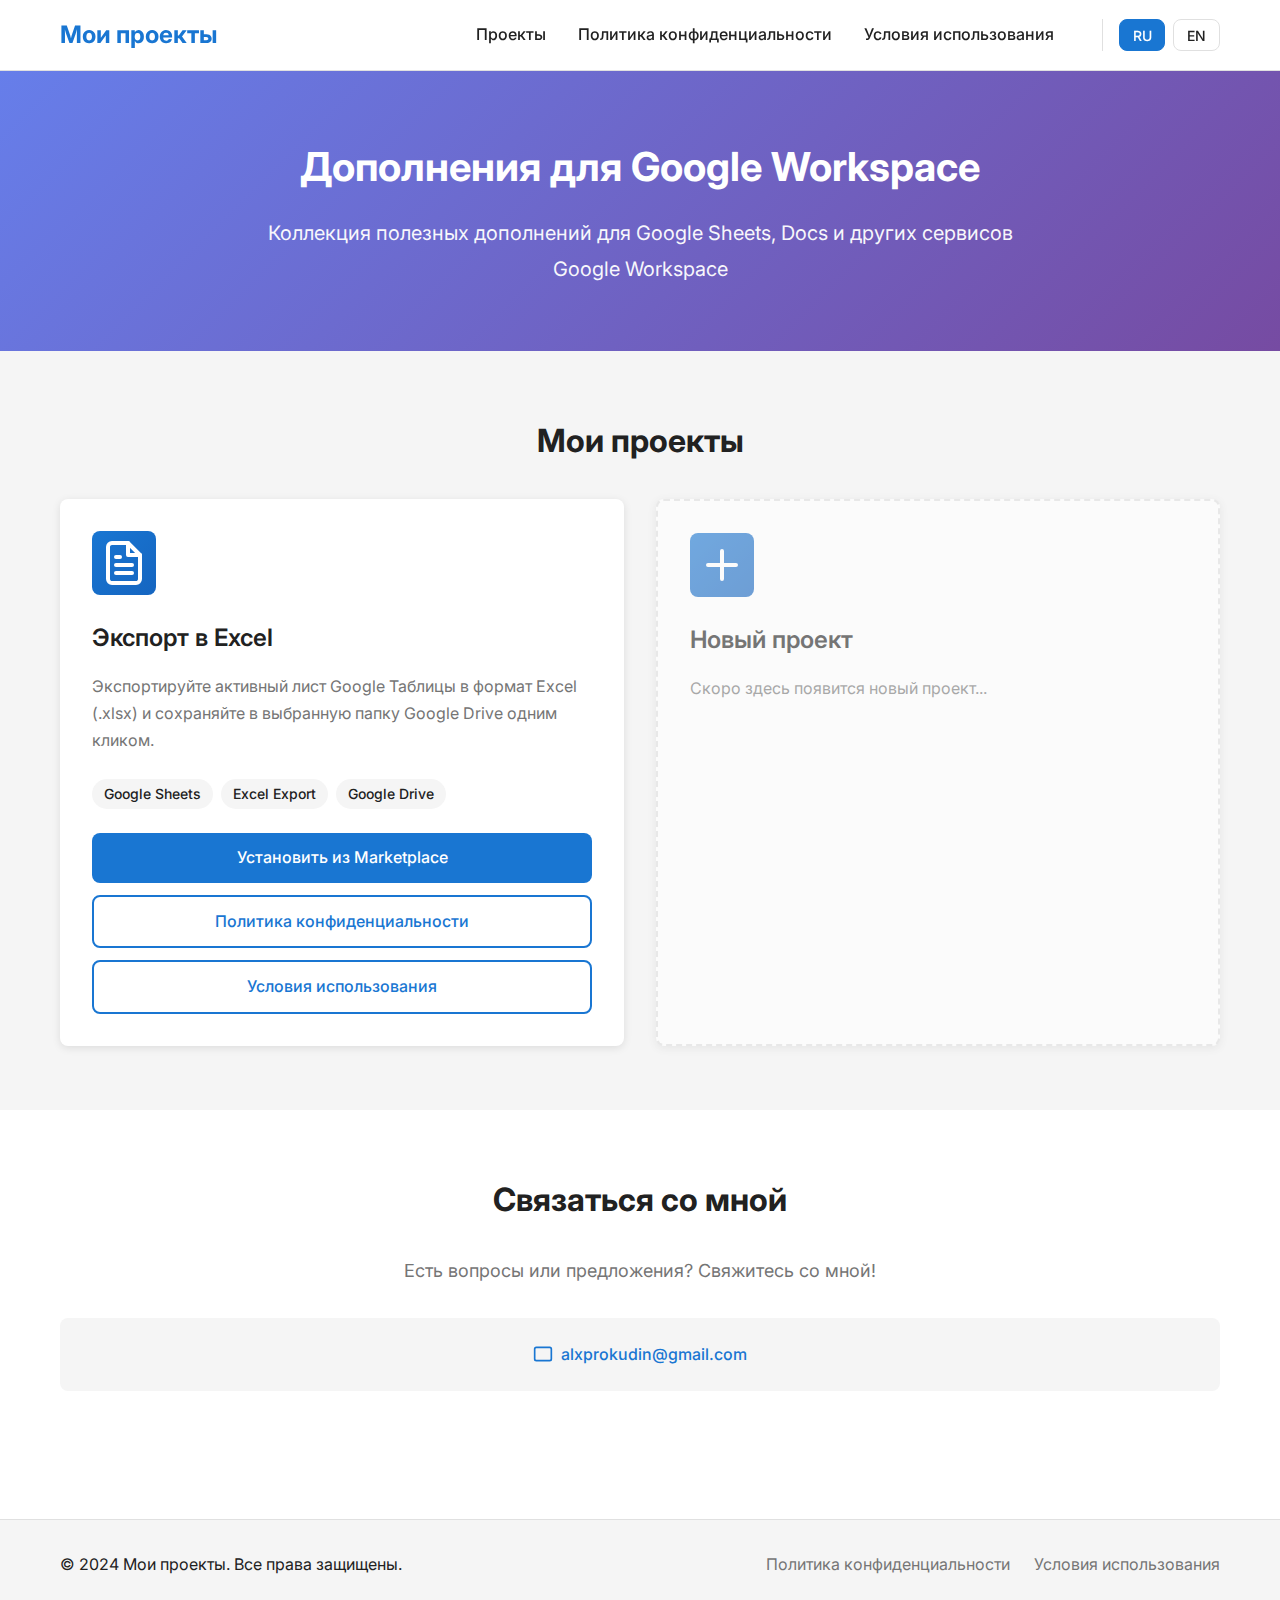
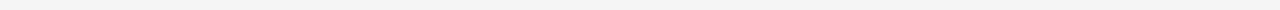
<file: docs/index.html>
<!DOCTYPE html>
<html lang="ru" id="html-root">
<head>
    <meta charset="UTF-8">
    <meta name="viewport" content="width=device-width, initial-scale=1.0">
    <meta name="description" content="Портфолио проектов и дополнений для Google Workspace">
    <title data-i18n="siteTitle">Мои проекты - Google Workspace Add-ons</title>
    <link rel="stylesheet" href="styles.css">
    <link rel="preconnect" href="https://fonts.googleapis.com">
    <link rel="preconnect" href="https://fonts.gstatic.com" crossorigin>
    <link href="https://fonts.googleapis.com/css2?family=Inter:wght@300;400;500;600;700&display=swap" rel="stylesheet">
</head>
<body>
    <header class="header">
        <div class="container">
            <div class="header-content">
                <h1 class="logo" data-i18n="siteTitle">Мои проекты</h1>
                <nav class="nav">
                    <a href="#projects" class="nav-link" data-i18n="navProjects">Проекты</a>
                    <a href="privacy-policy.html" class="nav-link" data-i18n="navPrivacy">Политика конфиденциальности</a>
                    <a href="terms-of-service.html" class="nav-link" data-i18n="navTerms">Условия использования</a>
                    <div class="language-switcher">
                        <button class="lang-btn active" data-lang="ru" aria-label="Русский">RU</button>
                        <button class="lang-btn" data-lang="en" aria-label="English">EN</button>
                    </div>
                </nav>
            </div>
        </div>
    </header>

    <main class="main">
        <section class="hero">
            <div class="container">
                <div class="hero-content">
                    <h2 class="hero-title" data-i18n="heroTitle">Дополнения для Google Workspace</h2>
                    <p class="hero-description" data-i18n="heroDescription">
                        Коллекция полезных дополнений для Google Sheets, Docs и других сервисов Google Workspace
                    </p>
                </div>
            </div>
        </section>

        <section id="projects" class="projects">
            <div class="container">
                <h2 class="section-title" data-i18n="projectsTitle">Мои проекты</h2>
                <div class="projects-grid">
                    <!-- Проект: Экспорт в Excel -->
                    <div class="project-card">
                        <div class="project-icon">
                            <svg width="48" height="48" viewBox="0 0 24 24" fill="none" xmlns="http://www.w3.org/2000/svg">
                                <path d="M14 2H6C5.46957 2 4.96086 2.21071 4.58579 2.58579C4.21071 2.96086 4 3.46957 4 4V20C4 20.5304 4.21071 21.0391 4.58579 21.4142C4.96086 21.7893 5.46957 22 6 22H18C18.5304 22 19.0391 21.7893 19.4142 21.4142C19.7893 21.0391 20 20.5304 20 20V8L14 2Z" stroke="currentColor" stroke-width="2" stroke-linecap="round" stroke-linejoin="round"/>
                                <path d="M14 2V8H20" stroke="currentColor" stroke-width="2" stroke-linecap="round" stroke-linejoin="round"/>
                                <path d="M16 13H8" stroke="currentColor" stroke-width="2" stroke-linecap="round" stroke-linejoin="round"/>
                                <path d="M16 17H8" stroke="currentColor" stroke-width="2" stroke-linecap="round" stroke-linejoin="round"/>
                                <path d="M10 9H9H8" stroke="currentColor" stroke-width="2" stroke-linecap="round" stroke-linejoin="round"/>
                            </svg>
                        </div>
                        <h3 class="project-title" data-i18n="excelExportTitle">Экспорт в Excel</h3>
                        <p class="project-description" data-i18n="excelExportDescription">
                            Экспортируйте активный лист Google Таблицы в формат Excel (.xlsx) и сохраняйте в выбранную папку Google Drive одним кликом.
                        </p>
                        <div class="project-features">
                            <span class="feature-tag">Google Sheets</span>
                            <span class="feature-tag">Excel Export</span>
                            <span class="feature-tag">Google Drive</span>
                        </div>
                        <div class="project-links">
                            <a href="https://workspace.google.com/marketplace" class="btn btn-primary" target="_blank" rel="noopener noreferrer" data-i18n="installFromMarketplace">
                                Установить из Marketplace
                            </a>
                            <a href="privacy-policy.html" class="btn btn-secondary" data-i18n="privacyPolicy">
                                Политика конфиденциальности
                            </a>
                            <a href="terms-of-service.html" class="btn btn-secondary" data-i18n="termsOfService">
                                Условия использования
                            </a>
                        </div>
                    </div>

                    <!-- Шаблон для будущих проектов -->
                    <div class="project-card project-card-placeholder">
                        <div class="project-icon">
                            <svg width="48" height="48" viewBox="0 0 24 24" fill="none" xmlns="http://www.w3.org/2000/svg">
                                <path d="M12 5V19M5 12H19" stroke="currentColor" stroke-width="2" stroke-linecap="round" stroke-linejoin="round"/>
                            </svg>
                        </div>
                        <h3 class="project-title" data-i18n="newProjectTitle">Новый проект</h3>
                        <p class="project-description" data-i18n="newProjectDescription">
                            Скоро здесь появится новый проект...
                        </p>
                    </div>
                </div>
            </div>
        </section>

        <section class="contact">
            <div class="container">
                <h2 class="section-title" data-i18n="contactTitle">Связаться со мной</h2>
                <p class="contact-description" data-i18n="contactDescription">
                    Есть вопросы или предложения? Свяжитесь со мной!
                </p>
                <div class="contact-info">
                    <a href="mailto:alxprokudin@gmail.com" class="contact-link">
                        <svg width="20" height="20" viewBox="0 0 24 24" fill="none" xmlns="http://www.w3.org/2000/svg">
                            <path d="M4 4H20C21.1 4 22 4.9 22 6V18C22 19.1 21.1 20 20 20H4C2.9 20 2 19.1 2 18V6C2 4.9 2.9 4 4 4Z" stroke="currentColor" stroke-width="2" stroke-linecap="round" stroke-linejoin="round"/>
                            <path d="L22 6L12 13L2 6" stroke="currentColor" stroke-width="2" stroke-linecap="round" stroke-linejoin="round"/>
                        </svg>
                        alxprokudin@gmail.com
                    </a>
                </div>
            </div>
        </section>
    </main>

    <footer class="footer">
        <div class="container">
            <div class="footer-content">
                <p data-i18n="footerCopyright">&copy; 2024 Мои проекты. Все права защищены.</p>
                <div class="footer-links">
                    <a href="privacy-policy.html" data-i18n="navPrivacy">Политика конфиденциальности</a>
                    <a href="terms-of-service.html" data-i18n="navTerms">Условия использования</a>
                </div>
            </div>
        </div>
    </footer>

    <script src="translations.js"></script>
    <script src="language.js"></script>
</body>
</html>
</file>
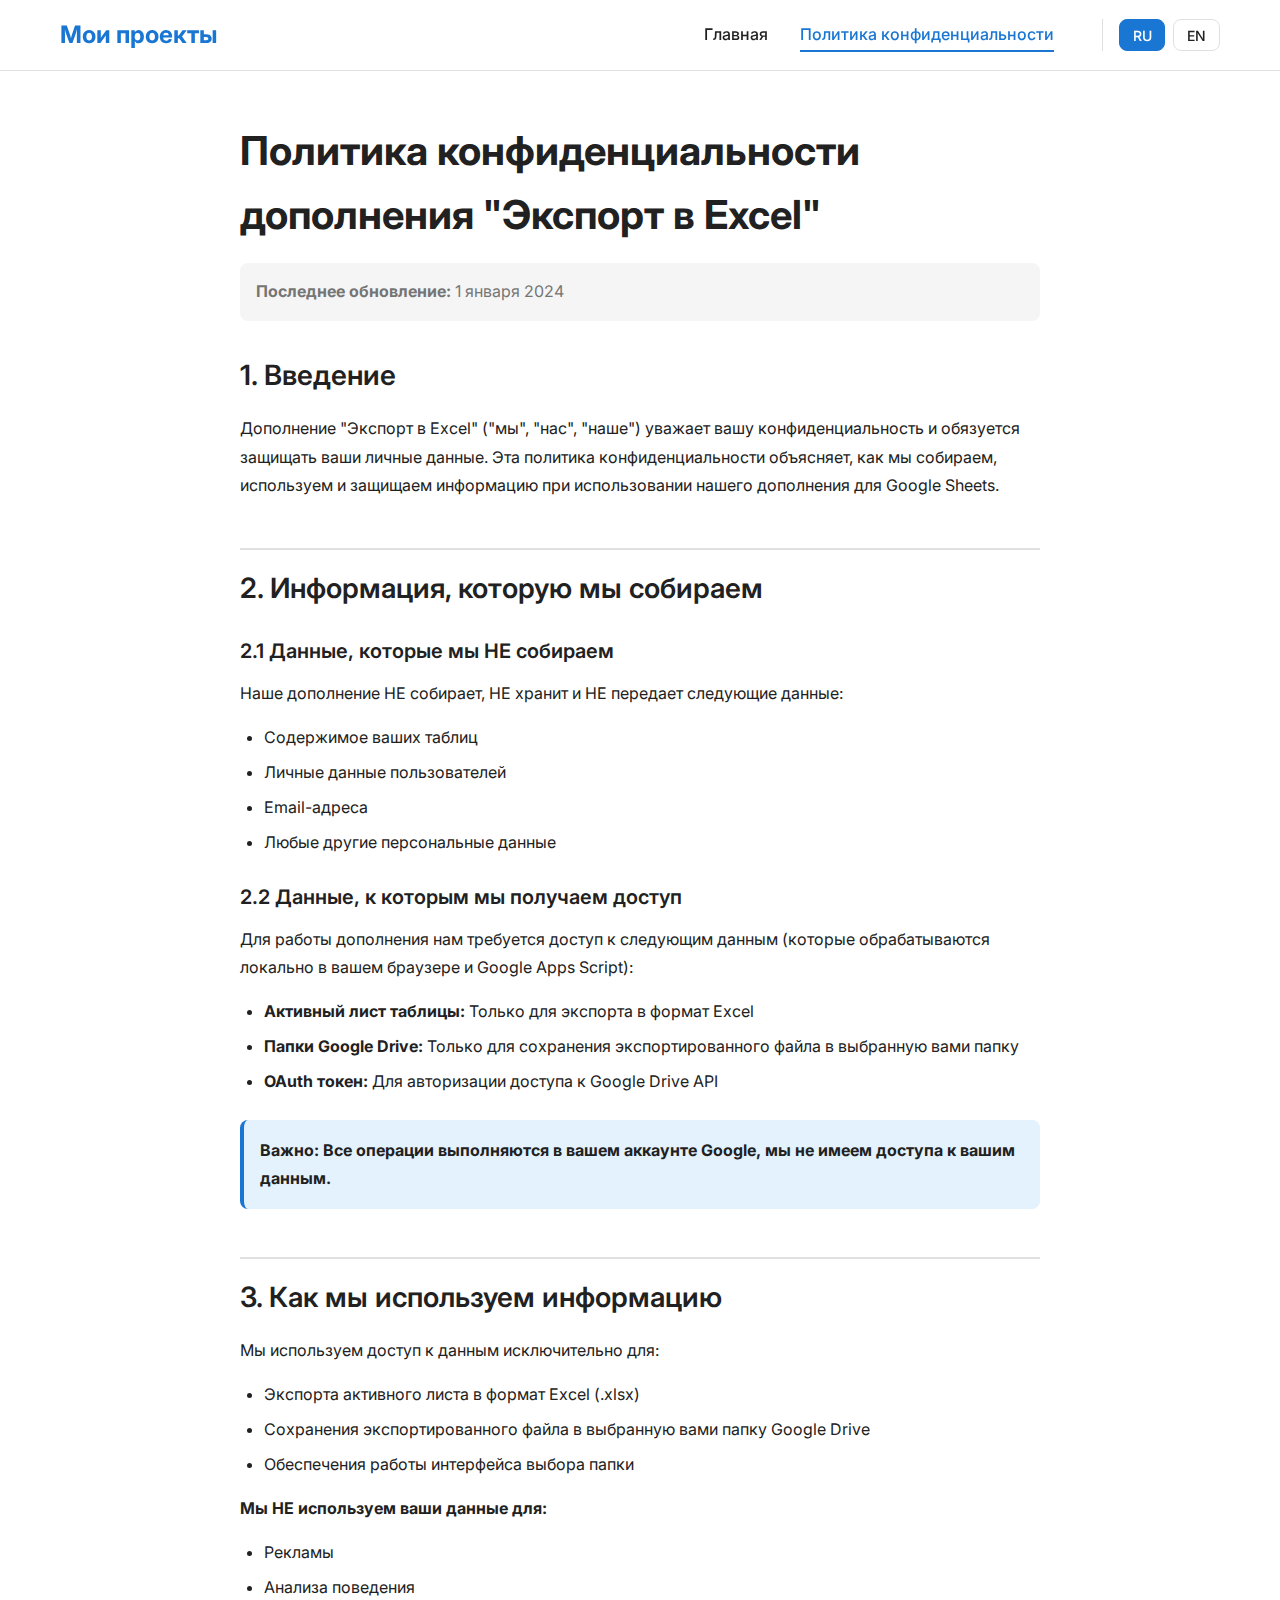
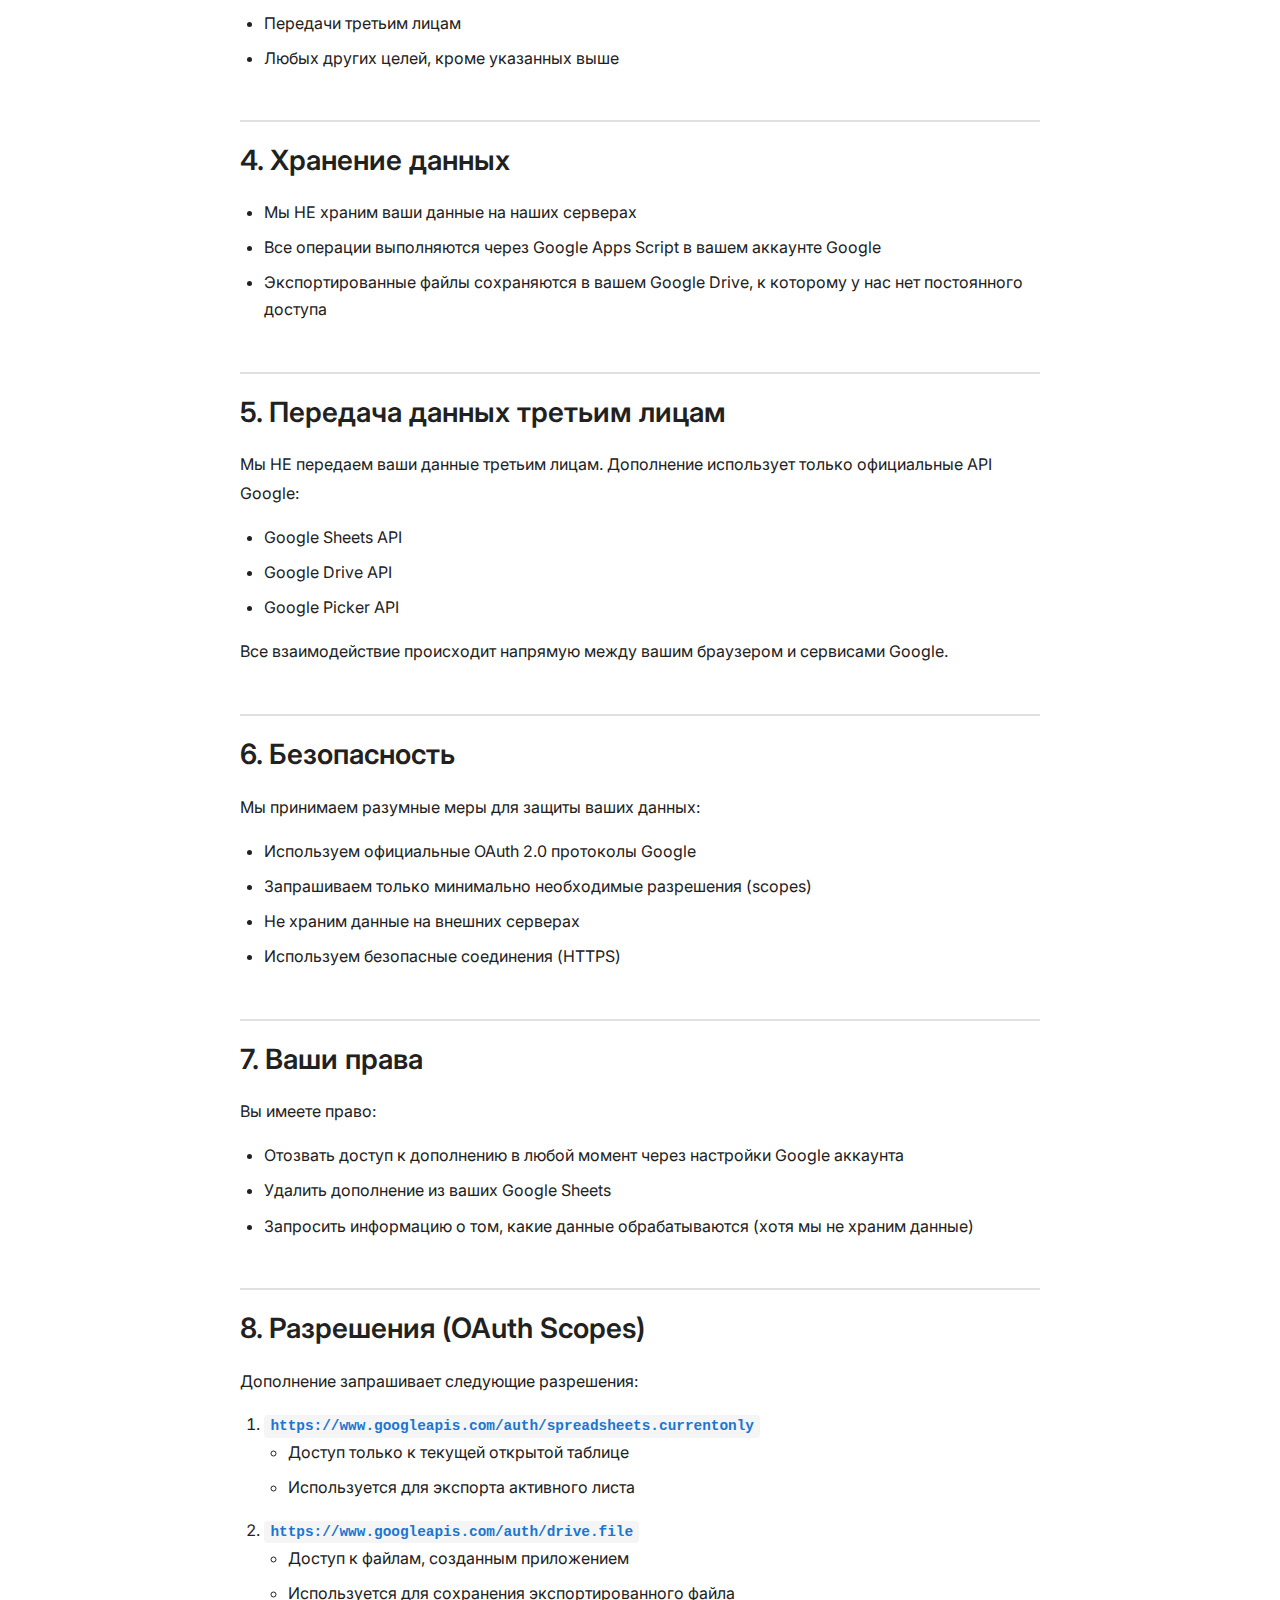
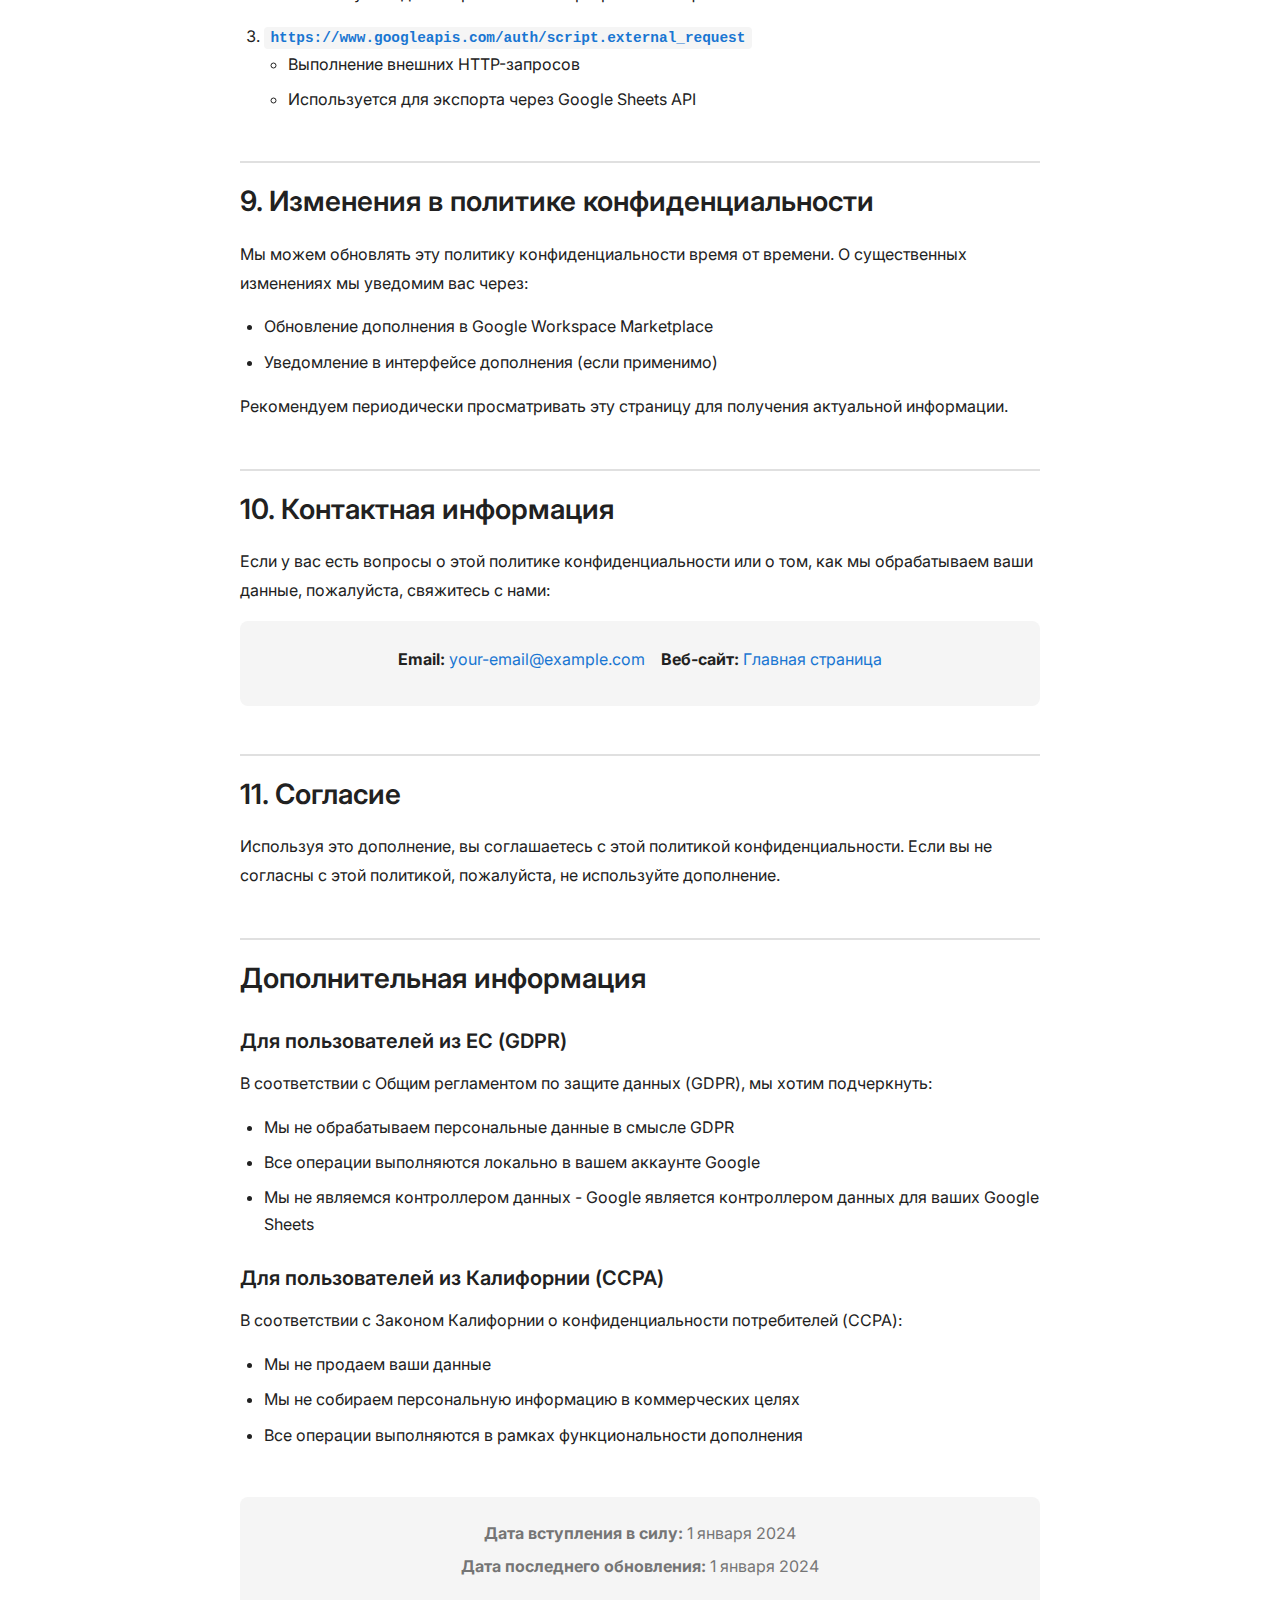
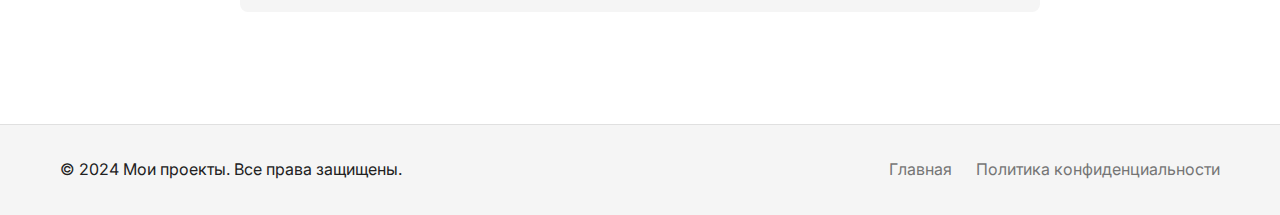
<file: docs/privacy-policy.html>
<!DOCTYPE html>
<html lang="ru" id="html-root">
<head>
    <meta charset="UTF-8">
    <meta name="viewport" content="width=device-width, initial-scale=1.0">
    <meta name="description" content="Политика конфиденциальности дополнения Экспорт в Excel">
    <title data-i18n="privacyTitle">Политика конфиденциальности - Экспорт в Excel</title>
    <link rel="stylesheet" href="styles.css">
    <link rel="preconnect" href="https://fonts.googleapis.com">
    <link rel="preconnect" href="https://fonts.gstatic.com" crossorigin>
    <link href="https://fonts.googleapis.com/css2?family=Inter:wght@300;400;500;600;700&display=swap" rel="stylesheet">
</head>
<body>
    <header class="header">
        <div class="container">
            <div class="header-content">
                <a href="index.html" class="logo-link">
                    <h1 class="logo" data-i18n="siteTitle">Мои проекты</h1>
                </a>
                <nav class="nav">
                    <a href="index.html" class="nav-link" data-i18n="navHome">Главная</a>
                    <a href="privacy-policy.html" class="nav-link active" data-i18n="navPrivacy">Политика конфиденциальности</a>
                    <div class="language-switcher">
                        <button class="lang-btn active" data-lang="ru" aria-label="Русский">RU</button>
                        <button class="lang-btn" data-lang="en" aria-label="English">EN</button>
                    </div>
                </nav>
            </div>
        </div>
    </header>

    <main class="main">
        <article class="privacy-policy">
            <div class="container">
                <div class="privacy-content">
                    <h1 class="privacy-title" data-i18n="privacyTitle">Политика конфиденциальности дополнения "Экспорт в Excel"</h1>
                    
                    <div class="privacy-meta">
                        <p><strong data-i18n="lastUpdated">Последнее обновление:</strong> <span id="last-updated" data-i18n="privacyLastUpdated">1 января 2024</span></p>
                    </div>

                    <section class="privacy-section">
                        <h2 data-i18n="section1Title">1. Введение</h2>
                        <p data-i18n="privacyIntro">
                            Дополнение "Экспорт в Excel" ("мы", "нас", "наше") уважает вашу конфиденциальность и обязуется защищать ваши личные данные. 
                            Эта политика конфиденциальности объясняет, как мы собираем, используем и защищаем информацию при использовании нашего дополнения для Google Sheets.
                        </p>
                    </section>

                    <section class="privacy-section">
                        <h2 data-i18n="section2Title">2. Информация, которую мы собираем</h2>
                        
                        <h3 data-i18n="section2_1Title">2.1 Данные, которые мы НЕ собираем</h3>
                        <p data-i18n="section2_1Text">Наше дополнение <strong>НЕ собирает, НЕ хранит и НЕ передает</strong> следующие данные:</p>
                        <ul id="section2_1List">
                            <li data-i18n-list="section2_1List" data-i18n-index="0">Содержимое ваших таблиц</li>
                            <li data-i18n-list="section2_1List" data-i18n-index="1">Личные данные пользователей</li>
                            <li data-i18n-list="section2_1List" data-i18n-index="2">Email-адреса</li>
                            <li data-i18n-list="section2_1List" data-i18n-index="3">Любые другие персональные данные</li>
                        </ul>

                        <h3 data-i18n="section2_2Title">2.2 Данные, к которым мы получаем доступ</h3>
                        <p data-i18n="section2_2Text">
                            Для работы дополнения нам требуется доступ к следующим данным (которые обрабатываются локально в вашем браузере и Google Apps Script):
                        </p>
                        <ul id="section2_2List">
                            <li data-i18n-list="section2_2List" data-i18n-index="0"><strong>Активный лист таблицы:</strong> Только для экспорта в формат Excel</li>
                            <li data-i18n-list="section2_2List" data-i18n-index="1"><strong>Папки Google Drive:</strong> Только для сохранения экспортированного файла в выбранную вами папку</li>
                            <li data-i18n-list="section2_2List" data-i18n-index="2"><strong>OAuth токен:</strong> Для авторизации доступа к Google Drive API</li>
                        </ul>
                        <p class="highlight">
                            <strong data-i18n="section2_2Important">Важно: Все операции выполняются в вашем аккаунте Google, мы не имеем доступа к вашим данным.</strong>
                        </p>
                    </section>

                    <section class="privacy-section">
                        <h2 data-i18n="section3Title">3. Как мы используем информацию</h2>
                        <p data-i18n="section3Text">Мы используем доступ к данным исключительно для:</p>
                        <ul id="section3List">
                            <li data-i18n-list="section3List" data-i18n-index="0">Экспорта активного листа в формат Excel (.xlsx)</li>
                            <li data-i18n-list="section3List" data-i18n-index="1">Сохранения экспортированного файла в выбранную вами папку Google Drive</li>
                            <li data-i18n-list="section3List" data-i18n-index="2">Обеспечения работы интерфейса выбора папки</li>
                        </ul>
                        <p><strong data-i18n="section3NotUsed">Мы НЕ используем ваши данные для:</strong></p>
                        <ul id="section3NotUsedList">
                            <li data-i18n-list="section3NotUsedList" data-i18n-index="0">Рекламы</li>
                            <li data-i18n-list="section3NotUsedList" data-i18n-index="1">Анализа поведения</li>
                            <li data-i18n-list="section3NotUsedList" data-i18n-index="2">Передачи третьим лицам</li>
                            <li data-i18n-list="section3NotUsedList" data-i18n-index="3">Любых других целей, кроме указанных выше</li>
                        </ul>
                    </section>

                    <section class="privacy-section">
                        <h2 data-i18n="section4Title">4. Хранение данных</h2>
                        <ul id="section4List">
                            <li data-i18n-list="section4List" data-i18n-index="0">Мы <strong>НЕ храним</strong> ваши данные на наших серверах</li>
                            <li data-i18n-list="section4List" data-i18n-index="1">Все операции выполняются через Google Apps Script в вашем аккаунте Google</li>
                            <li data-i18n-list="section4List" data-i18n-index="2">Экспортированные файлы сохраняются в вашем Google Drive, к которому у нас нет постоянного доступа</li>
                        </ul>
                    </section>

                    <section class="privacy-section">
                        <h2 data-i18n="section5Title">5. Передача данных третьим лицам</h2>
                        <p data-i18n="section5Text">
                            Мы <strong>НЕ передаем</strong> ваши данные третьим лицам. Дополнение использует только официальные API Google:
                        </p>
                        <ul id="section5List">
                            <li data-i18n-list="section5List" data-i18n-index="0">Google Sheets API</li>
                            <li data-i18n-list="section5List" data-i18n-index="1">Google Drive API</li>
                            <li data-i18n-list="section5List" data-i18n-index="2">Google Picker API</li>
                        </ul>
                        <p data-i18n="section5Text2">Все взаимодействие происходит напрямую между вашим браузером и сервисами Google.</p>
                    </section>

                    <section class="privacy-section">
                        <h2 data-i18n="section6Title">6. Безопасность</h2>
                        <p data-i18n="section6Text">Мы принимаем разумные меры для защиты ваших данных:</p>
                        <ul id="section6List">
                            <li data-i18n-list="section6List" data-i18n-index="0">Используем официальные OAuth 2.0 протоколы Google</li>
                            <li data-i18n-list="section6List" data-i18n-index="1">Запрашиваем только минимально необходимые разрешения (scopes)</li>
                            <li data-i18n-list="section6List" data-i18n-index="2">Не храним данные на внешних серверах</li>
                            <li data-i18n-list="section6List" data-i18n-index="3">Используем безопасные соединения (HTTPS)</li>
                        </ul>
                    </section>

                    <section class="privacy-section">
                        <h2 data-i18n="section7Title">7. Ваши права</h2>
                        <p data-i18n="section7Text">Вы имеете право:</p>
                        <ul id="section7List">
                            <li data-i18n-list="section7List" data-i18n-index="0">Отозвать доступ к дополнению в любой момент через настройки Google аккаунта</li>
                            <li data-i18n-list="section7List" data-i18n-index="1">Удалить дополнение из ваших Google Sheets</li>
                            <li data-i18n-list="section7List" data-i18n-index="2">Запросить информацию о том, какие данные обрабатываются (хотя мы не храним данные)</li>
                        </ul>
                    </section>

                    <section class="privacy-section">
                        <h2 data-i18n="section8Title">8. Разрешения (OAuth Scopes)</h2>
                        <p data-i18n="section8Text">Дополнение запрашивает следующие разрешения:</p>
                        <ol>
                            <li>
                                <strong><code>https://www.googleapis.com/auth/spreadsheets.currentonly</code></strong>
                                <ul id="section8_1List">
                                    <li data-i18n-list="section8_1List" data-i18n-index="0">Доступ только к текущей открытой таблице</li>
                                    <li data-i18n-list="section8_1List" data-i18n-index="1">Используется для экспорта активного листа</li>
                                </ul>
                            </li>
                            <li>
                                <strong><code>https://www.googleapis.com/auth/drive.file</code></strong>
                                <ul id="section8_2List">
                                    <li data-i18n-list="section8_2List" data-i18n-index="0">Доступ к файлам, созданным приложением</li>
                                    <li data-i18n-list="section8_2List" data-i18n-index="1">Используется для сохранения экспортированного файла</li>
                                </ul>
                            </li>
                            <li>
                                <strong><code>https://www.googleapis.com/auth/script.external_request</code></strong>
                                <ul id="section8_3List">
                                    <li data-i18n-list="section8_3List" data-i18n-index="0">Выполнение внешних HTTP-запросов</li>
                                    <li data-i18n-list="section8_3List" data-i18n-index="1">Используется для экспорта через Google Sheets API</li>
                                </ul>
                            </li>
                        </ol>
                    </section>

                    <section class="privacy-section">
                        <h2 data-i18n="section9Title">9. Изменения в политике конфиденциальности</h2>
                        <p data-i18n="section9Text">
                            Мы можем обновлять эту политику конфиденциальности время от времени. О существенных изменениях мы уведомим вас через:
                        </p>
                        <ul id="section9List">
                            <li data-i18n-list="section9List" data-i18n-index="0">Обновление дополнения в Google Workspace Marketplace</li>
                            <li data-i18n-list="section9List" data-i18n-index="1">Уведомление в интерфейсе дополнения (если применимо)</li>
                        </ul>
                        <p data-i18n="section9Text2">Рекомендуем периодически просматривать эту страницу для получения актуальной информации.</p>
                    </section>

                    <section class="privacy-section">
                        <h2 data-i18n="section10Title">10. Контактная информация</h2>
                        <p data-i18n="section10Text">
                            Если у вас есть вопросы о этой политике конфиденциальности или о том, как мы обрабатываем ваши данные, 
                            пожалуйста, свяжитесь с нами:
                        </p>
                        <div class="contact-info">
                            <p><strong data-i18n="section10Email">Email:</strong> <a href="mailto:your-email@example.com">your-email@example.com</a></p>
                            <p><strong data-i18n="section10Website">Веб-сайт:</strong> <a href="index.html" data-i18n="section10Homepage">Главная страница</a></p>
                        </div>
                    </section>

                    <section class="privacy-section">
                        <h2 data-i18n="section11Title">11. Согласие</h2>
                        <p data-i18n="section11Text">
                            Используя это дополнение, вы соглашаетесь с этой политикой конфиденциальности. 
                            Если вы не согласны с этой политикой, пожалуйста, не используйте дополнение.
                        </p>
                    </section>

                    <section class="privacy-section">
                        <h2 data-i18n="section12Title">Дополнительная информация</h2>
                        
                        <h3 data-i18n="section12GDPRTitle">Для пользователей из ЕС (GDPR)</h3>
                        <p data-i18n="section12GDPRText">
                            В соответствии с Общим регламентом по защите данных (GDPR), мы хотим подчеркнуть:
                        </p>
                        <ul id="section12GDPRList">
                            <li data-i18n-list="section12GDPRList" data-i18n-index="0">Мы не обрабатываем персональные данные в смысле GDPR</li>
                            <li data-i18n-list="section12GDPRList" data-i18n-index="1">Все операции выполняются локально в вашем аккаунте Google</li>
                            <li data-i18n-list="section12GDPRList" data-i18n-index="2">Мы не являемся контроллером данных - Google является контроллером данных для ваших Google Sheets</li>
                        </ul>

                        <h3 data-i18n="section12CCPATitle">Для пользователей из Калифорнии (CCPA)</h3>
                        <p data-i18n="section12CCPAText">
                            В соответствии с Законом Калифорнии о конфиденциальности потребителей (CCPA):
                        </p>
                        <ul id="section12CCPAList">
                            <li data-i18n-list="section12CCPAList" data-i18n-index="0">Мы не продаем ваши данные</li>
                            <li data-i18n-list="section12CCPAList" data-i18n-index="1">Мы не собираем персональную информацию в коммерческих целях</li>
                            <li data-i18n-list="section12CCPAList" data-i18n-index="2">Все операции выполняются в рамках функциональности дополнения</li>
                        </ul>
                    </section>

                    <div class="privacy-footer">
                        <p><strong data-i18n="privacyEffectiveDate">Дата вступления в силу:</strong> <span data-i18n="privacyEffectiveDateValue">1 января 2024</span></p>
                        <p><strong data-i18n="privacyLastUpdatedDate">Дата последнего обновления:</strong> <span id="last-updated-footer" data-i18n="privacyLastUpdatedDateValue">1 января 2024</span></p>
                    </div>
                </div>
            </div>
        </article>
    </main>

    <footer class="footer">
        <div class="container">
            <div class="footer-content">
                <p data-i18n="footerCopyright">&copy; 2024 Мои проекты. Все права защищены.</p>
                <div class="footer-links">
                    <a href="index.html" data-i18n="navHome">Главная</a>
                    <a href="privacy-policy.html" data-i18n="navPrivacy">Политика конфиденциальности</a>
                </div>
            </div>
        </div>
    </footer>

    <script src="translations.js"></script>
    <script src="language.js"></script>
    <script src="privacy-language.js"></script>
</body>
</html>
</file>
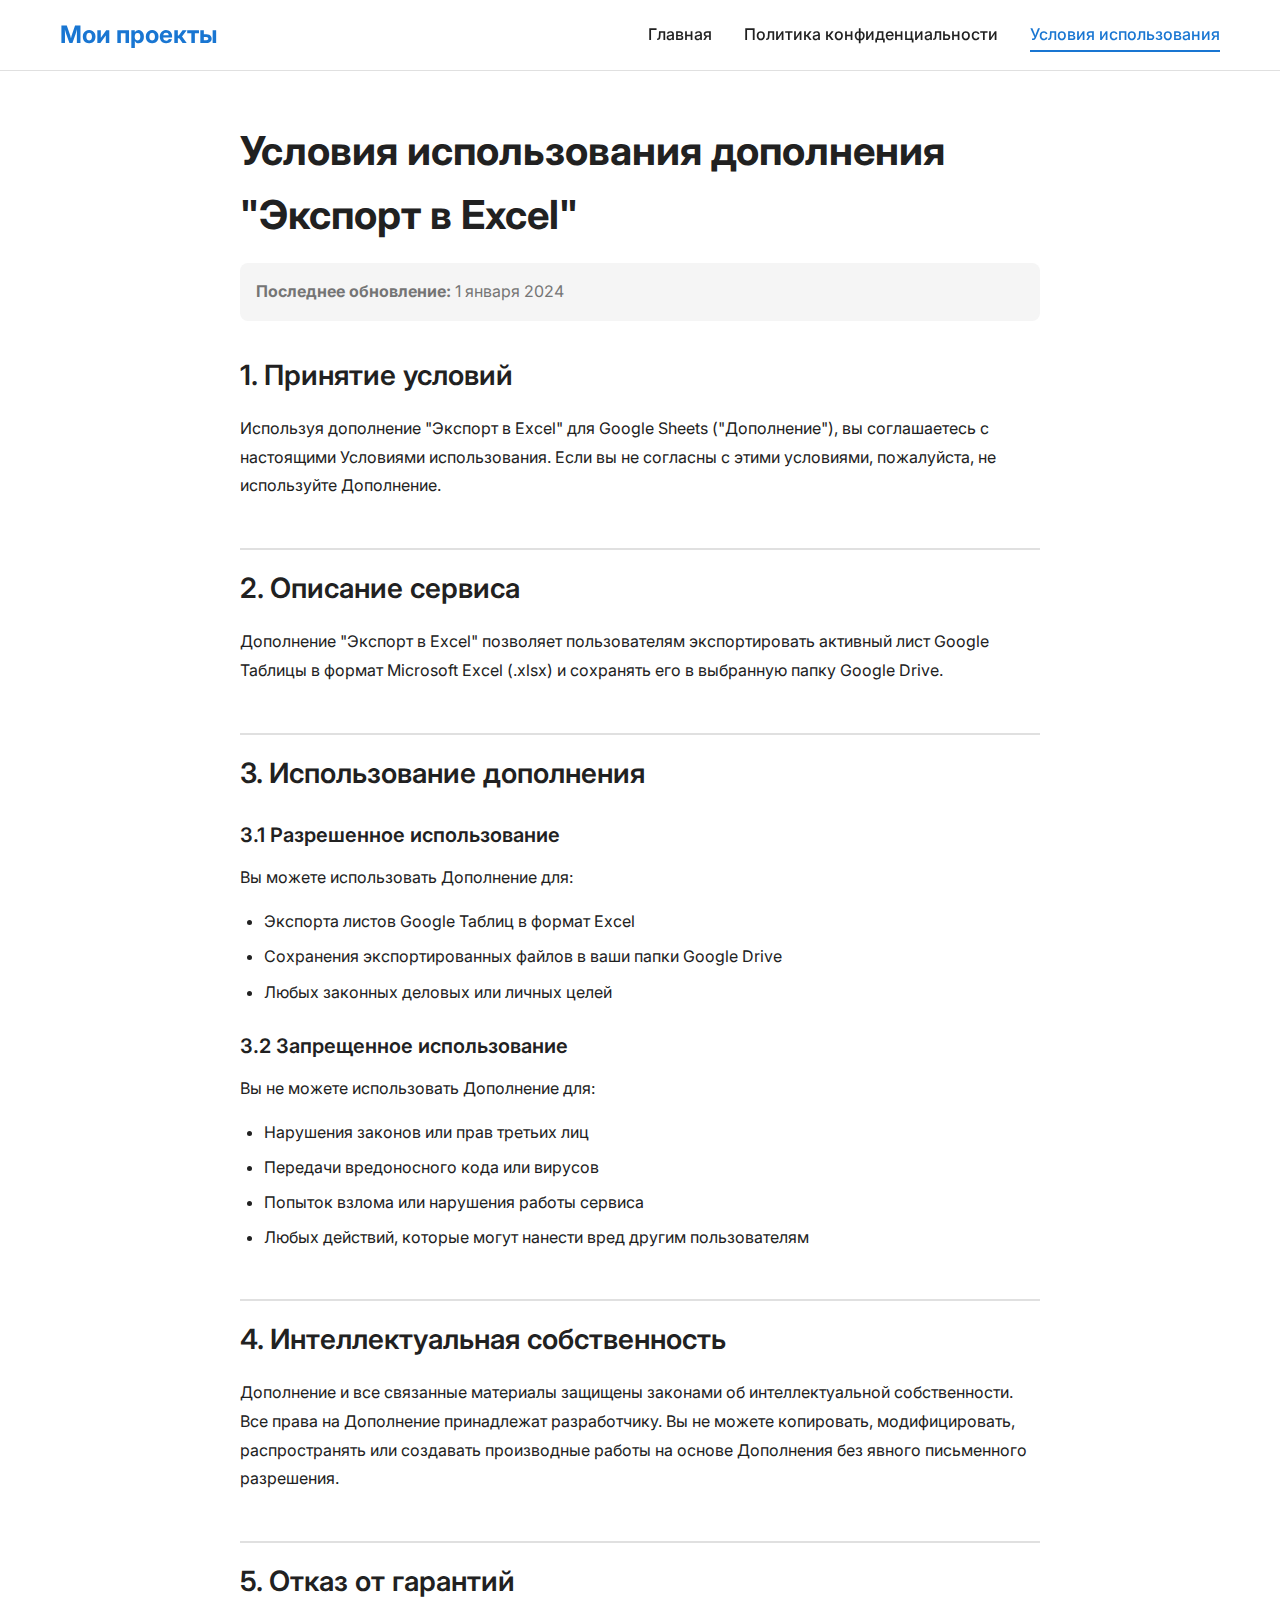
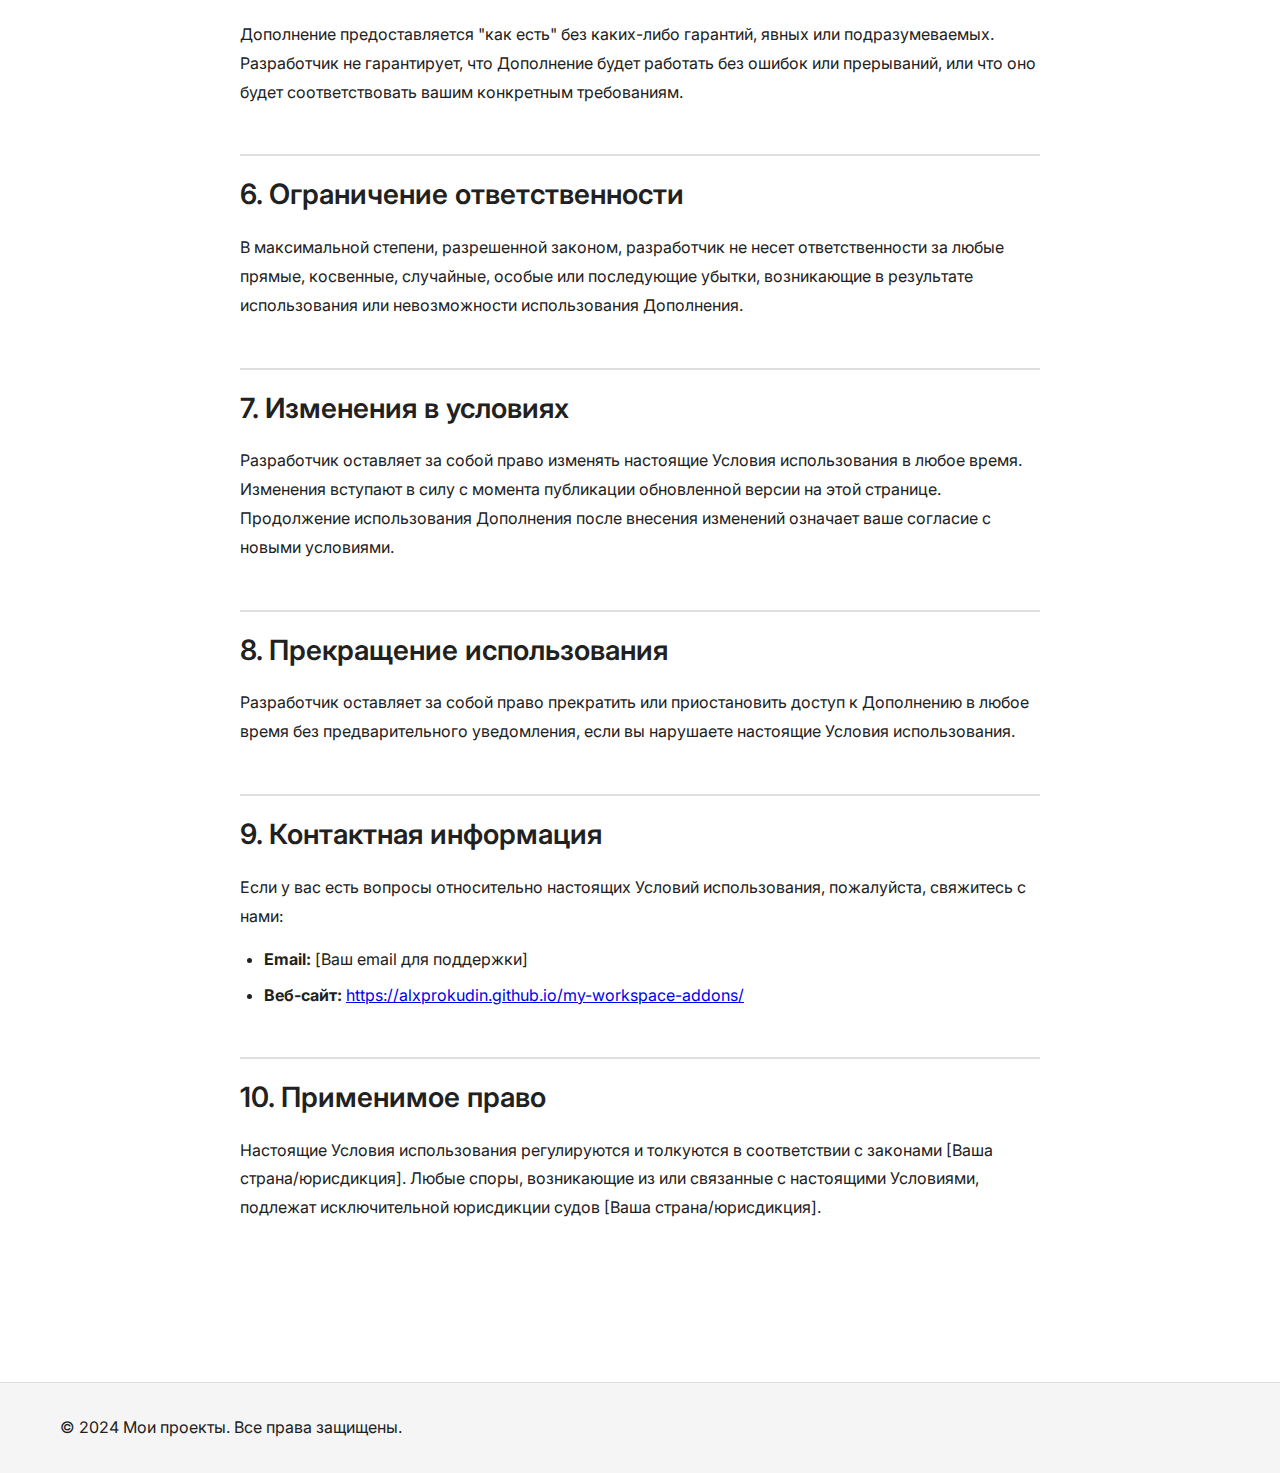
<file: docs/terms-of-service.html>
<!DOCTYPE html>
<html lang="ru">
<head>
    <meta charset="UTF-8">
    <meta name="viewport" content="width=device-width, initial-scale=1.0">
    <meta name="description" content="Условия использования дополнения Экспорт в Excel">
    <title>Условия использования - Экспорт в Excel</title>
    <link rel="stylesheet" href="styles.css">
    <link rel="preconnect" href="https://fonts.googleapis.com">
    <link rel="preconnect" href="https://fonts.gstatic.com" crossorigin>
    <link href="https://fonts.googleapis.com/css2?family=Inter:wght@300;400;500;600;700&display=swap" rel="stylesheet">
</head>
<body>
    <header class="header">
        <div class="container">
            <div class="header-content">
                <a href="index.html" class="logo-link">
                    <h1 class="logo">Мои проекты</h1>
                </a>
                <nav class="nav">
                    <a href="index.html" class="nav-link">Главная</a>
                    <a href="privacy-policy.html" class="nav-link">Политика конфиденциальности</a>
                    <a href="terms-of-service.html" class="nav-link active">Условия использования</a>
                </nav>
            </div>
        </div>
    </header>

    <main class="main">
        <article class="privacy-policy">
            <div class="container">
                <div class="privacy-content">
                    <h1 class="privacy-title">Условия использования дополнения "Экспорт в Excel"</h1>
                    
                    <div class="privacy-meta">
                        <p><strong>Последнее обновление:</strong> <span id="last-updated">1 января 2024</span></p>
                    </div>

                    <section class="privacy-section">
                        <h2>1. Принятие условий</h2>
                        <p>
                            Используя дополнение "Экспорт в Excel" для Google Sheets ("Дополнение"), вы соглашаетесь с настоящими Условиями использования. 
                            Если вы не согласны с этими условиями, пожалуйста, не используйте Дополнение.
                        </p>
                    </section>

                    <section class="privacy-section">
                        <h2>2. Описание сервиса</h2>
                        <p>
                            Дополнение "Экспорт в Excel" позволяет пользователям экспортировать активный лист Google Таблицы в формат Microsoft Excel (.xlsx) 
                            и сохранять его в выбранную папку Google Drive.
                        </p>
                    </section>

                    <section class="privacy-section">
                        <h2>3. Использование дополнения</h2>
                        
                        <h3>3.1 Разрешенное использование</h3>
                        <p>Вы можете использовать Дополнение для:</p>
                        <ul>
                            <li>Экспорта листов Google Таблиц в формат Excel</li>
                            <li>Сохранения экспортированных файлов в ваши папки Google Drive</li>
                            <li>Любых законных деловых или личных целей</li>
                        </ul>

                        <h3>3.2 Запрещенное использование</h3>
                        <p>Вы не можете использовать Дополнение для:</p>
                        <ul>
                            <li>Нарушения законов или прав третьих лиц</li>
                            <li>Передачи вредоносного кода или вирусов</li>
                            <li>Попыток взлома или нарушения работы сервиса</li>
                            <li>Любых действий, которые могут нанести вред другим пользователям</li>
                        </ul>
                    </section>

                    <section class="privacy-section">
                        <h2>4. Интеллектуальная собственность</h2>
                        <p>
                            Дополнение и все связанные материалы защищены законами об интеллектуальной собственности. 
                            Все права на Дополнение принадлежат разработчику. Вы не можете копировать, модифицировать, распространять 
                            или создавать производные работы на основе Дополнения без явного письменного разрешения.
                        </p>
                    </section>

                    <section class="privacy-section">
                        <h2>5. Отказ от гарантий</h2>
                        <p>
                            Дополнение предоставляется "как есть" без каких-либо гарантий, явных или подразумеваемых. 
                            Разработчик не гарантирует, что Дополнение будет работать без ошибок или прерываний, 
                            или что оно будет соответствовать вашим конкретным требованиям.
                        </p>
                    </section>

                    <section class="privacy-section">
                        <h2>6. Ограничение ответственности</h2>
                        <p>
                            В максимальной степени, разрешенной законом, разработчик не несет ответственности за любые прямые, 
                            косвенные, случайные, особые или последующие убытки, возникающие в результате использования или 
                            невозможности использования Дополнения.
                        </p>
                    </section>

                    <section class="privacy-section">
                        <h2>7. Изменения в условиях</h2>
                        <p>
                            Разработчик оставляет за собой право изменять настоящие Условия использования в любое время. 
                            Изменения вступают в силу с момента публикации обновленной версии на этой странице. 
                            Продолжение использования Дополнения после внесения изменений означает ваше согласие с новыми условиями.
                        </p>
                    </section>

                    <section class="privacy-section">
                        <h2>8. Прекращение использования</h2>
                        <p>
                            Разработчик оставляет за собой право прекратить или приостановить доступ к Дополнению в любое время 
                            без предварительного уведомления, если вы нарушаете настоящие Условия использования.
                        </p>
                    </section>

                    <section class="privacy-section">
                        <h2>9. Контактная информация</h2>
                        <p>
                            Если у вас есть вопросы относительно настоящих Условий использования, пожалуйста, свяжитесь с нами:
                        </p>
                        <ul>
                            <li><strong>Email:</strong> [Ваш email для поддержки]</li>
                            <li><strong>Веб-сайт:</strong> <a href="https://alxprokudin.github.io/my-workspace-addons/">https://alxprokudin.github.io/my-workspace-addons/</a></li>
                        </ul>
                    </section>

                    <section class="privacy-section">
                        <h2>10. Применимое право</h2>
                        <p>
                            Настоящие Условия использования регулируются и толкуются в соответствии с законами [Ваша страна/юрисдикция]. 
                            Любые споры, возникающие из или связанные с настоящими Условиями, подлежат исключительной юрисдикции судов [Ваша страна/юрисдикция].
                        </p>
                    </section>
                </div>
            </div>
        </article>
    </main>

    <footer class="footer">
        <div class="container">
            <p>&copy; 2024 Мои проекты. Все права защищены.</p>
        </div>
    </footer>
</body>
</html>
</file>
<file: docs/styles.css>
/* Reset and Base Styles */
* {
    margin: 0;
    padding: 0;
    box-sizing: border-box;
}

:root {
    --primary-color: #1976d2;
    --primary-dark: #1565c0;
    --secondary-color: #424242;
    --text-color: #212121;
    --text-light: #757575;
    --bg-color: #ffffff;
    --bg-light: #f5f5f5;
    --border-color: #e0e0e0;
    --success-color: #4caf50;
    --shadow: 0 2px 8px rgba(0, 0, 0, 0.1);
    --shadow-hover: 0 4px 16px rgba(0, 0, 0, 0.15);
    --border-radius: 8px;
    --transition: all 0.3s ease;
}

body {
    font-family: 'Inter', -apple-system, BlinkMacSystemFont, 'Segoe UI', Roboto, Oxygen, Ubuntu, Cantarell, sans-serif;
    line-height: 1.6;
    color: var(--text-color);
    background-color: var(--bg-color);
    font-size: 16px;
}

.container {
    max-width: 1200px;
    margin: 0 auto;
    padding: 0 20px;
}

/* Header */
.header {
    background-color: var(--bg-color);
    border-bottom: 1px solid var(--border-color);
    padding: 1rem 0;
    position: sticky;
    top: 0;
    z-index: 100;
    backdrop-filter: blur(10px);
    background-color: rgba(255, 255, 255, 0.9);
}

.header-content {
    display: flex;
    justify-content: space-between;
    align-items: center;
}

.logo {
    font-size: 1.5rem;
    font-weight: 700;
    color: var(--primary-color);
    margin: 0;
}

.logo-link {
    text-decoration: none;
    color: inherit;
}

.nav {
    display: flex;
    gap: 2rem;
    align-items: center;
}

.nav-link {
    color: var(--text-color);
    text-decoration: none;
    font-weight: 500;
    transition: var(--transition);
    position: relative;
}

.nav-link:hover {
    color: var(--primary-color);
}

.nav-link.active {
    color: var(--primary-color);
}

.nav-link.active::after {
    content: '';
    position: absolute;
    bottom: -4px;
    left: 0;
    right: 0;
    height: 2px;
    background-color: var(--primary-color);
}

/* Language Switcher */
.language-switcher {
    display: flex;
    gap: 0.5rem;
    margin-left: 1rem;
    padding-left: 1rem;
    border-left: 1px solid var(--border-color);
}

.lang-btn {
    background: transparent;
    border: 1px solid var(--border-color);
    color: var(--text-color);
    padding: 0.4rem 0.8rem;
    border-radius: var(--border-radius);
    font-size: 0.875rem;
    font-weight: 500;
    cursor: pointer;
    transition: var(--transition);
    font-family: inherit;
}

.lang-btn:hover {
    background-color: var(--bg-light);
    border-color: var(--primary-color);
    color: var(--primary-color);
}

.lang-btn.active {
    background-color: var(--primary-color);
    border-color: var(--primary-color);
    color: white;
}

.lang-btn.active:hover {
    background-color: var(--primary-dark);
    border-color: var(--primary-dark);
}

/* Hero Section */
.hero {
    background: linear-gradient(135deg, #667eea 0%, #764ba2 100%);
    color: white;
    padding: 4rem 0;
    text-align: center;
}

.hero-content {
    max-width: 800px;
    margin: 0 auto;
}

.hero-title {
    font-size: 2.5rem;
    font-weight: 700;
    margin-bottom: 1rem;
}

.hero-description {
    font-size: 1.25rem;
    opacity: 0.95;
    line-height: 1.8;
}

/* Projects Section */
.projects {
    padding: 4rem 0;
    background-color: var(--bg-light);
}

.section-title {
    font-size: 2rem;
    font-weight: 700;
    margin-bottom: 2rem;
    text-align: center;
    color: var(--text-color);
}

.projects-grid {
    display: grid;
    grid-template-columns: repeat(auto-fit, minmax(350px, 1fr));
    gap: 2rem;
    margin-top: 2rem;
}

/* Project Card */
.project-card {
    background: var(--bg-color);
    border-radius: var(--border-radius);
    padding: 2rem;
    box-shadow: var(--shadow);
    transition: var(--transition);
    display: flex;
    flex-direction: column;
}

.project-card:hover {
    transform: translateY(-4px);
    box-shadow: var(--shadow-hover);
}

.project-card-placeholder {
    opacity: 0.6;
    border: 2px dashed var(--border-color);
}

.project-icon {
    width: 64px;
    height: 64px;
    background: linear-gradient(135deg, var(--primary-color), var(--primary-dark));
    border-radius: var(--border-radius);
    display: flex;
    align-items: center;
    justify-content: center;
    color: white;
    margin-bottom: 1.5rem;
}

.project-title {
    font-size: 1.5rem;
    font-weight: 600;
    margin-bottom: 1rem;
    color: var(--text-color);
}

.project-description {
    color: var(--text-light);
    margin-bottom: 1.5rem;
    flex-grow: 1;
    line-height: 1.7;
}

.project-features {
    display: flex;
    flex-wrap: wrap;
    gap: 0.5rem;
    margin-bottom: 1.5rem;
}

.feature-tag {
    background-color: var(--bg-light);
    color: var(--text-color);
    padding: 0.25rem 0.75rem;
    border-radius: 20px;
    font-size: 0.875rem;
    font-weight: 500;
}

.project-links {
    display: flex;
    flex-direction: column;
    gap: 0.75rem;
}

/* Buttons */
.btn {
    display: inline-block;
    padding: 0.75rem 1.5rem;
    border-radius: var(--border-radius);
    text-decoration: none;
    font-weight: 500;
    text-align: center;
    transition: var(--transition);
    border: none;
    cursor: pointer;
    font-size: 1rem;
}

.btn-primary {
    background-color: var(--primary-color);
    color: white;
}

.btn-primary:hover {
    background-color: var(--primary-dark);
    transform: translateY(-2px);
    box-shadow: var(--shadow);
}

.btn-secondary {
    background-color: transparent;
    color: var(--primary-color);
    border: 2px solid var(--primary-color);
}

.btn-secondary:hover {
    background-color: var(--primary-color);
    color: white;
}

/* Contact Section */
.contact {
    padding: 4rem 0;
    background-color: var(--bg-color);
    text-align: center;
}

.contact-description {
    color: var(--text-light);
    margin-bottom: 2rem;
    font-size: 1.125rem;
}

.contact-info {
    display: flex;
    justify-content: center;
    gap: 1rem;
}

.contact-link {
    display: inline-flex;
    align-items: center;
    gap: 0.5rem;
    color: var(--primary-color);
    text-decoration: none;
    font-weight: 500;
    transition: var(--transition);
}

.contact-link:hover {
    color: var(--primary-dark);
    text-decoration: underline;
}

.contact-link svg {
    width: 20px;
    height: 20px;
}

/* Privacy Policy Page */
.privacy-policy {
    padding: 3rem 0;
    background-color: var(--bg-color);
}

.privacy-content {
    max-width: 800px;
    margin: 0 auto;
}

.privacy-title {
    font-size: 2.5rem;
    font-weight: 700;
    margin-bottom: 1rem;
    color: var(--text-color);
}

.privacy-meta {
    background-color: var(--bg-light);
    padding: 1rem;
    border-radius: var(--border-radius);
    margin-bottom: 2rem;
    color: var(--text-light);
}

.privacy-section {
    margin-bottom: 3rem;
}

.privacy-section h2 {
    font-size: 1.75rem;
    font-weight: 600;
    margin-bottom: 1rem;
    color: var(--text-color);
    padding-top: 1rem;
    border-top: 2px solid var(--border-color);
}

.privacy-section:first-of-type h2 {
    border-top: none;
    padding-top: 0;
}

.privacy-section h3 {
    font-size: 1.25rem;
    font-weight: 600;
    margin-top: 1.5rem;
    margin-bottom: 0.75rem;
    color: var(--text-color);
}

.privacy-section p {
    margin-bottom: 1rem;
    line-height: 1.8;
    color: var(--text-color);
}

.privacy-section ul,
.privacy-section ol {
    margin-left: 1.5rem;
    margin-bottom: 1rem;
}

.privacy-section li {
    margin-bottom: 0.5rem;
    line-height: 1.7;
    color: var(--text-color);
}

.privacy-section code {
    background-color: var(--bg-light);
    padding: 0.2rem 0.4rem;
    border-radius: 4px;
    font-family: 'Courier New', monospace;
    font-size: 0.9em;
    color: var(--primary-color);
}

.highlight {
    background-color: #e3f2fd;
    padding: 1rem;
    border-left: 4px solid var(--primary-color);
    border-radius: var(--border-radius);
    margin: 1.5rem 0;
}

.contact-info {
    background-color: var(--bg-light);
    padding: 1.5rem;
    border-radius: var(--border-radius);
    margin-top: 1rem;
}

.contact-info p {
    margin-bottom: 0.5rem;
}

.contact-info a {
    color: var(--primary-color);
    text-decoration: none;
}

.contact-info a:hover {
    text-decoration: underline;
}

.privacy-footer {
    background-color: var(--bg-light);
    padding: 1.5rem;
    border-radius: var(--border-radius);
    margin-top: 3rem;
    text-align: center;
    color: var(--text-light);
}

.privacy-footer p {
    margin-bottom: 0.5rem;
}

/* Footer */
.footer {
    background-color: var(--bg-light);
    border-top: 1px solid var(--border-color);
    padding: 2rem 0;
    margin-top: 4rem;
}

.footer-content {
    display: flex;
    justify-content: space-between;
    align-items: center;
    flex-wrap: wrap;
    gap: 1rem;
}

.footer-links {
    display: flex;
    gap: 1.5rem;
}

.footer-links a {
    color: var(--text-light);
    text-decoration: none;
    transition: var(--transition);
}

.footer-links a:hover {
    color: var(--primary-color);
}

/* Responsive Design */
@media (max-width: 768px) {
    .hero-title {
        font-size: 2rem;
    }

    .hero-description {
        font-size: 1.125rem;
    }

    .projects-grid {
        grid-template-columns: 1fr;
    }

    .header-content {
        flex-direction: column;
        gap: 1rem;
    }

    .nav {
        gap: 1rem;
        flex-wrap: wrap;
        justify-content: center;
    }

    .language-switcher {
        margin-left: 0;
        padding-left: 0;
        border-left: none;
        border-top: 1px solid var(--border-color);
        padding-top: 1rem;
        width: 100%;
        justify-content: center;
    }

    .footer-content {
        flex-direction: column;
        text-align: center;
    }

    .privacy-title {
        font-size: 2rem;
    }

    .section-title {
        font-size: 1.75rem;
    }
}

@media (max-width: 480px) {
    .container {
        padding: 0 15px;
    }

    .project-card {
        padding: 1.5rem;
    }

    .hero {
        padding: 3rem 0;
    }

    .projects {
        padding: 3rem 0;
    }
}
</file>
